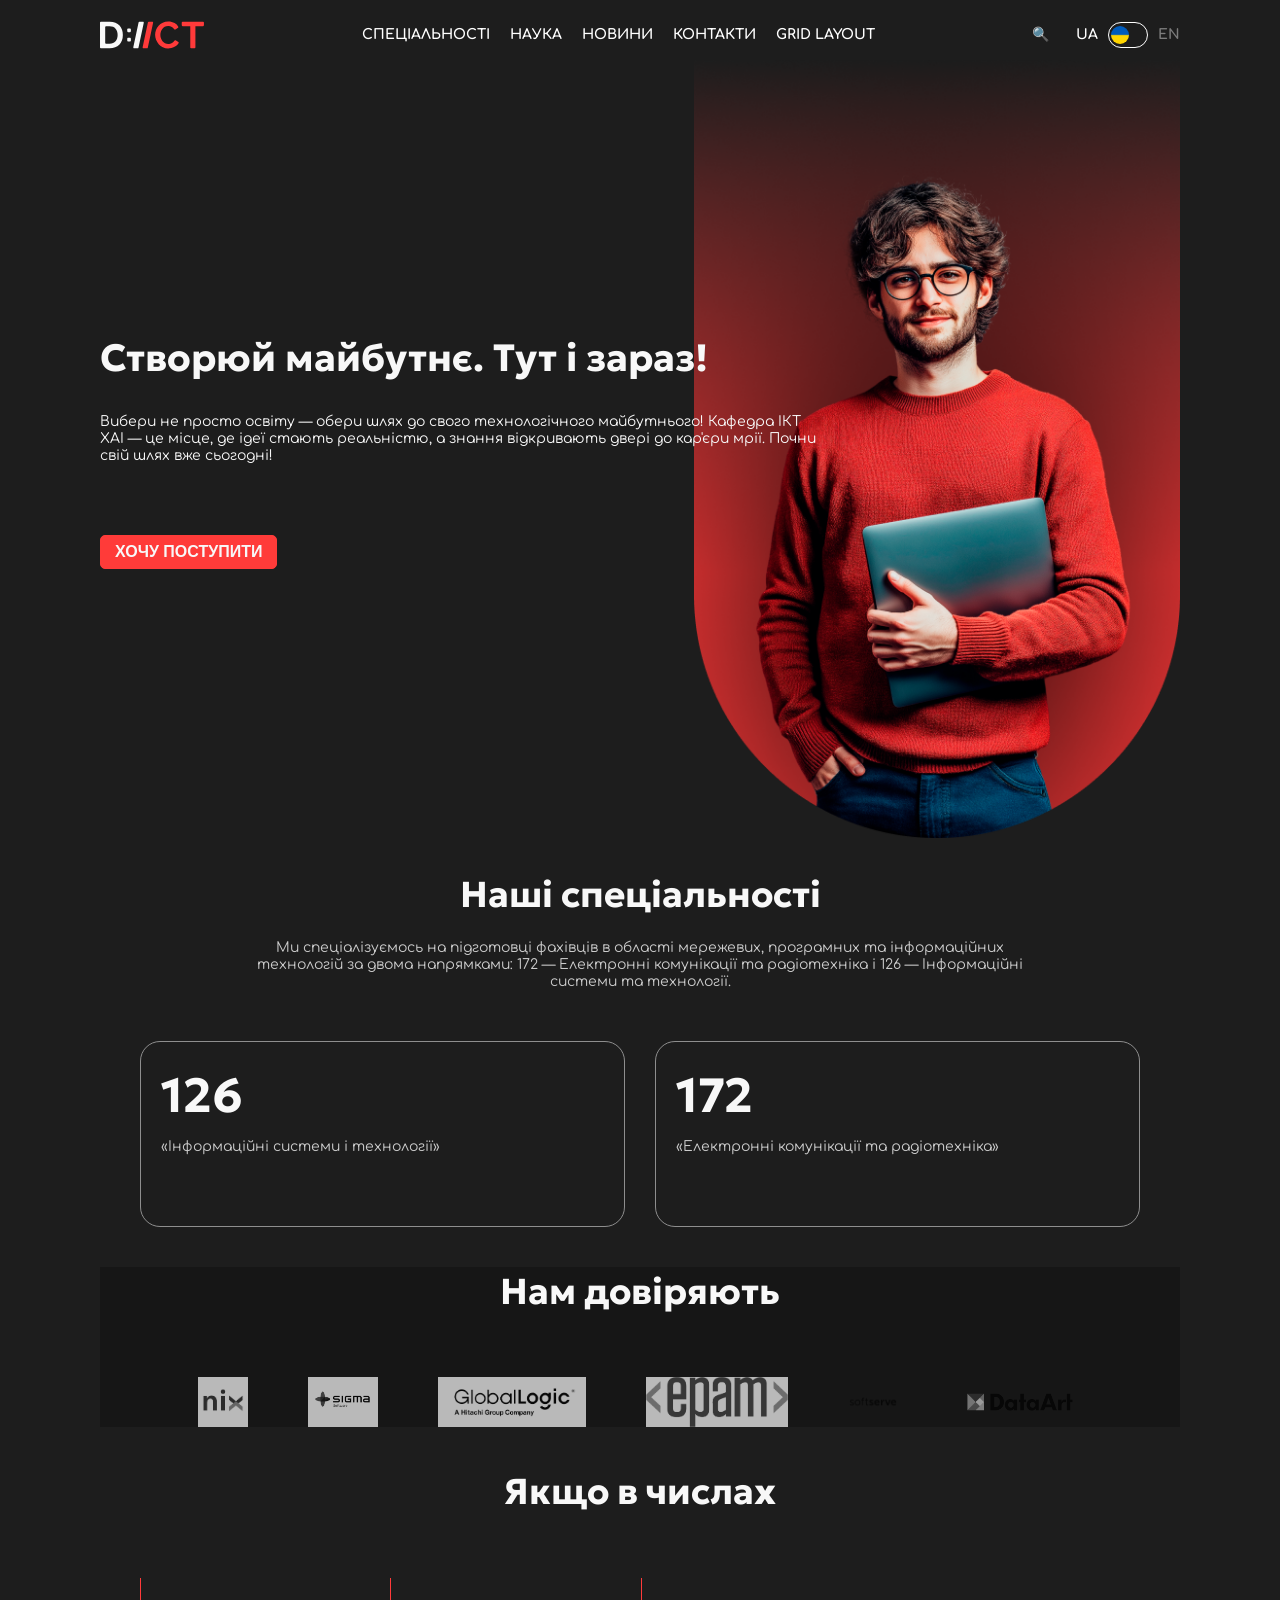
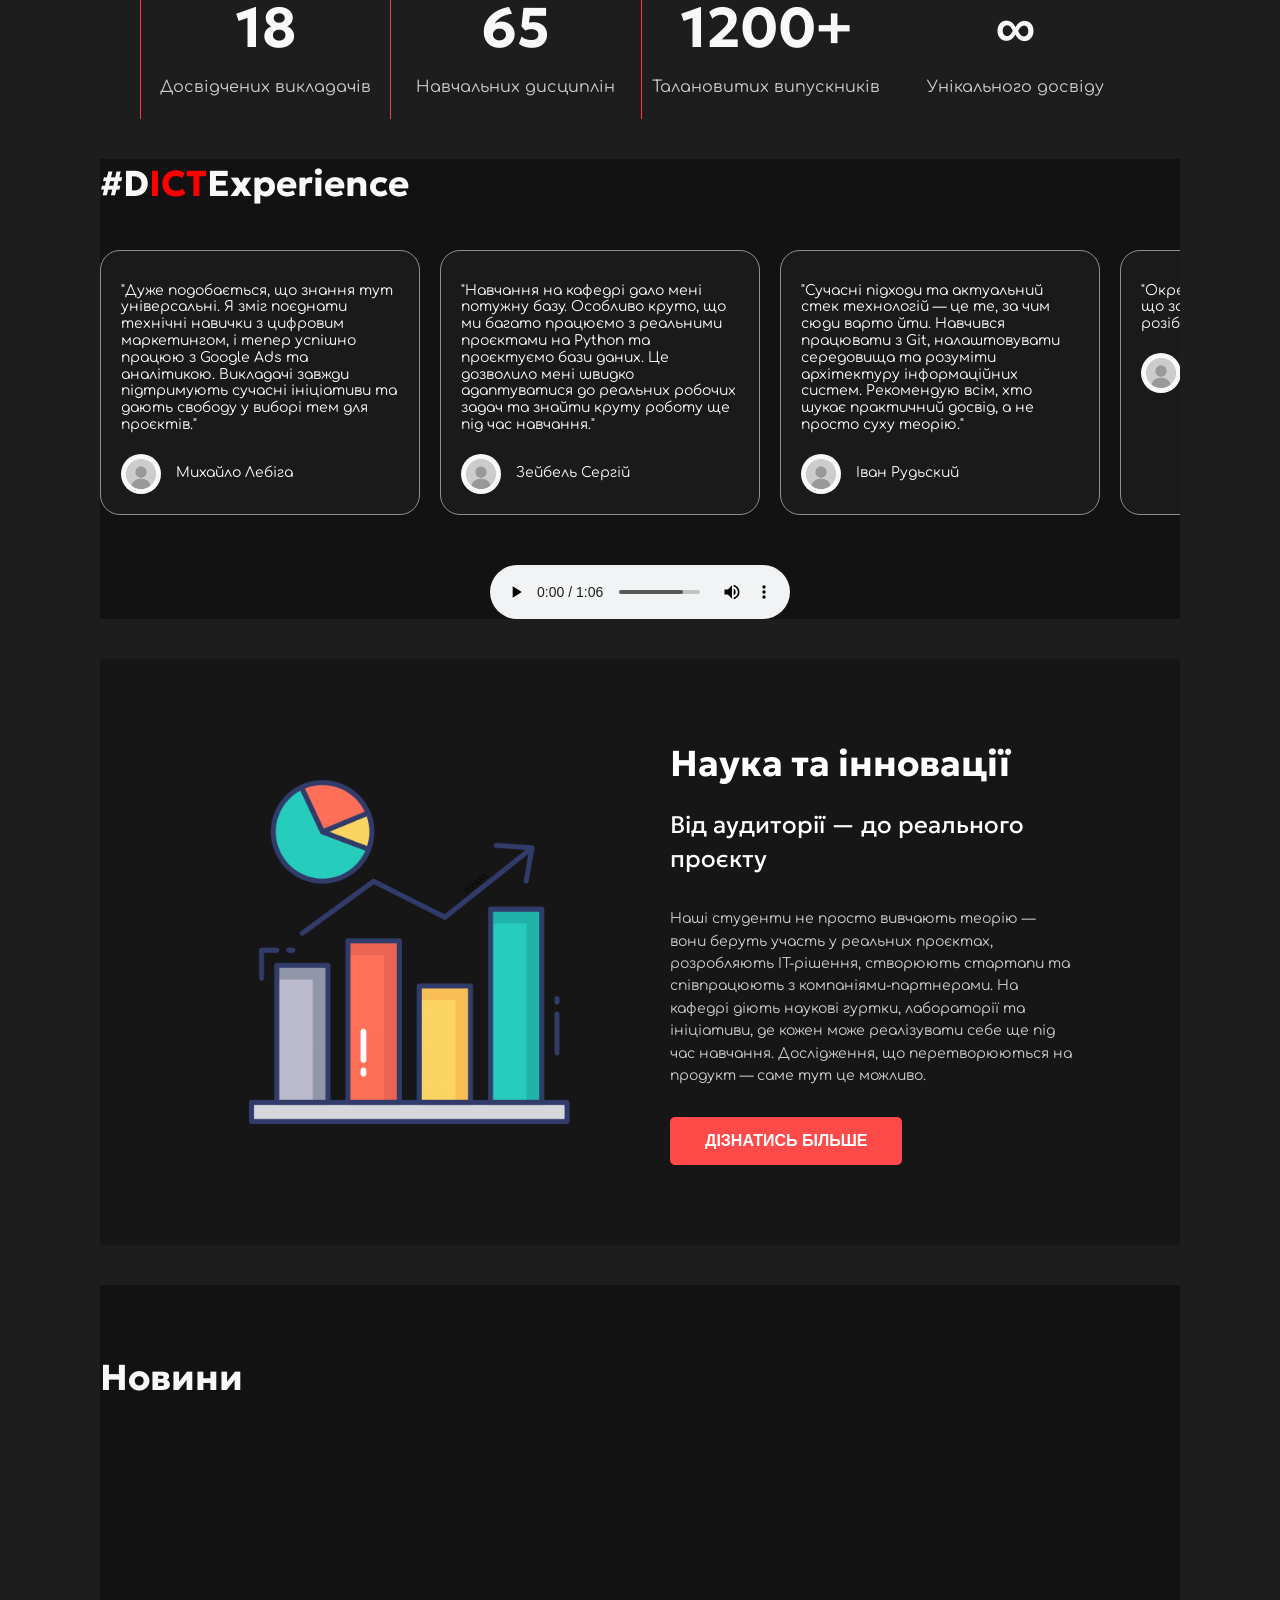
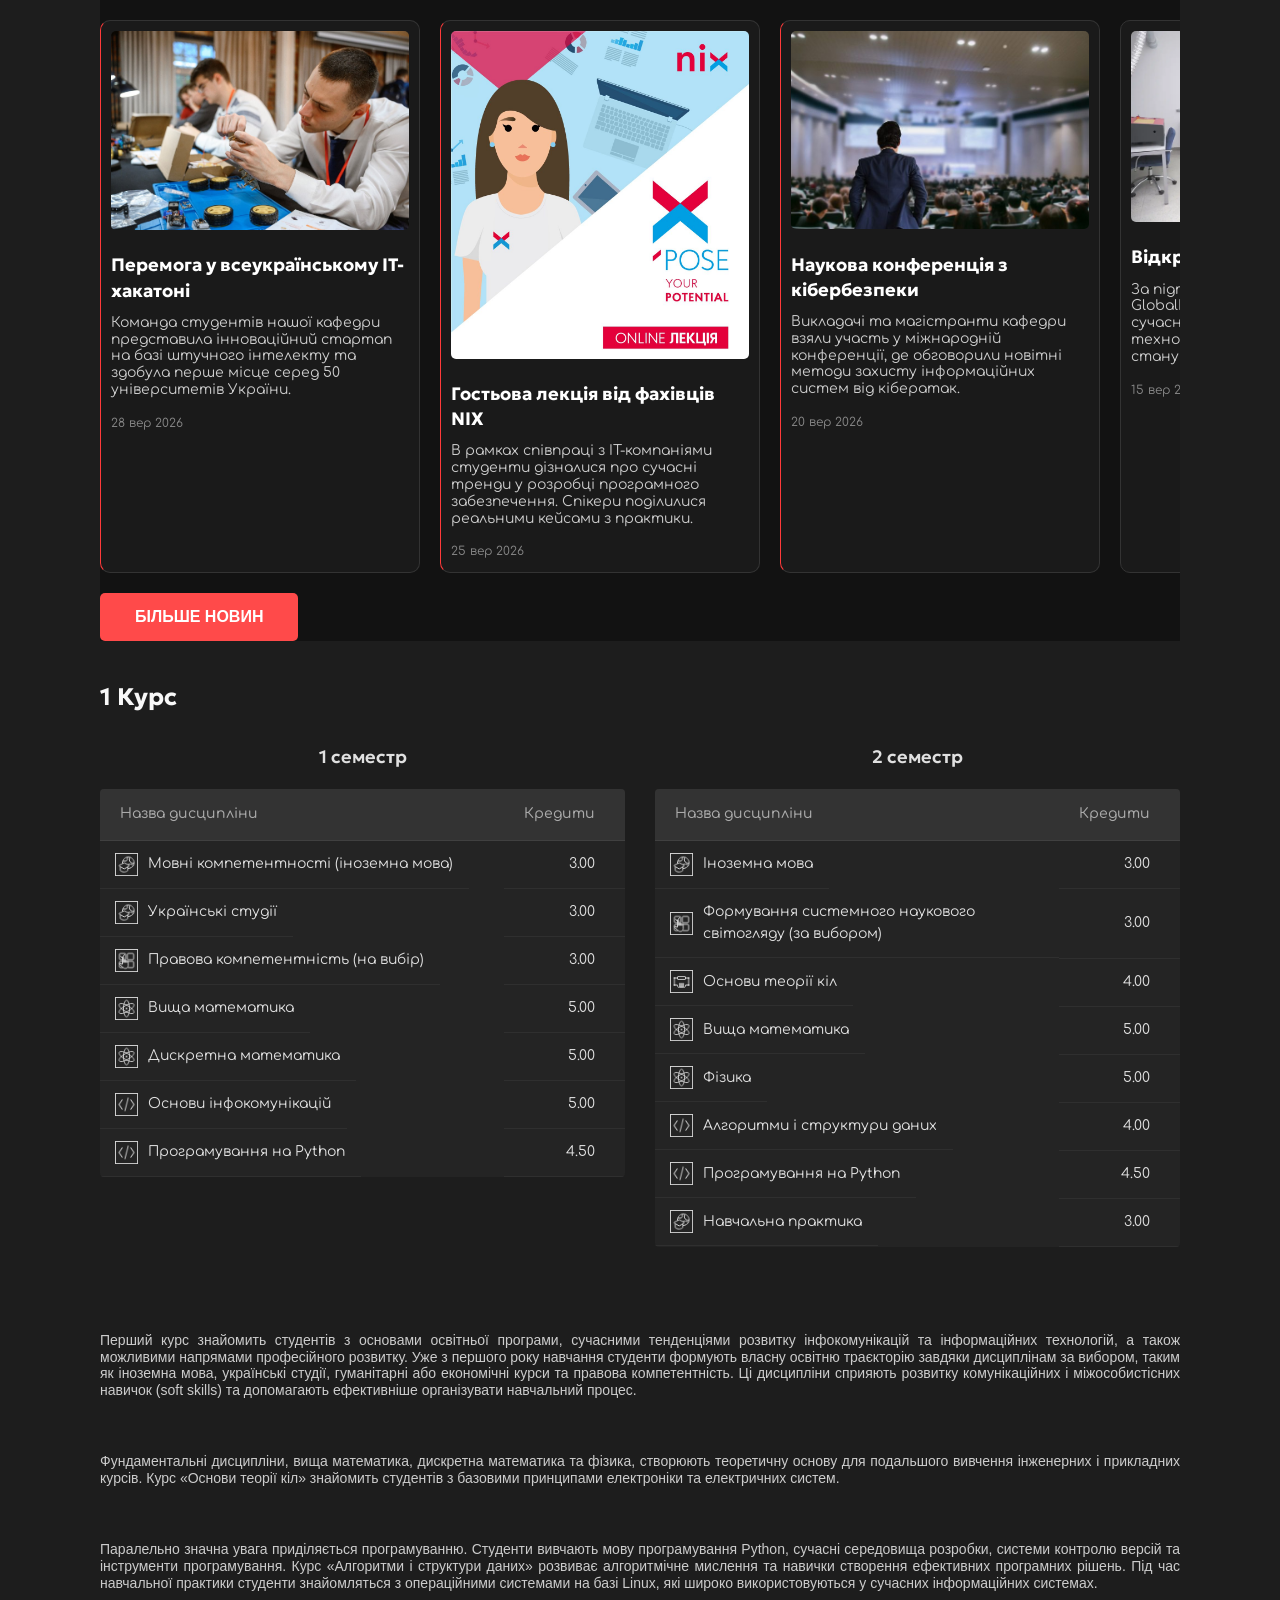
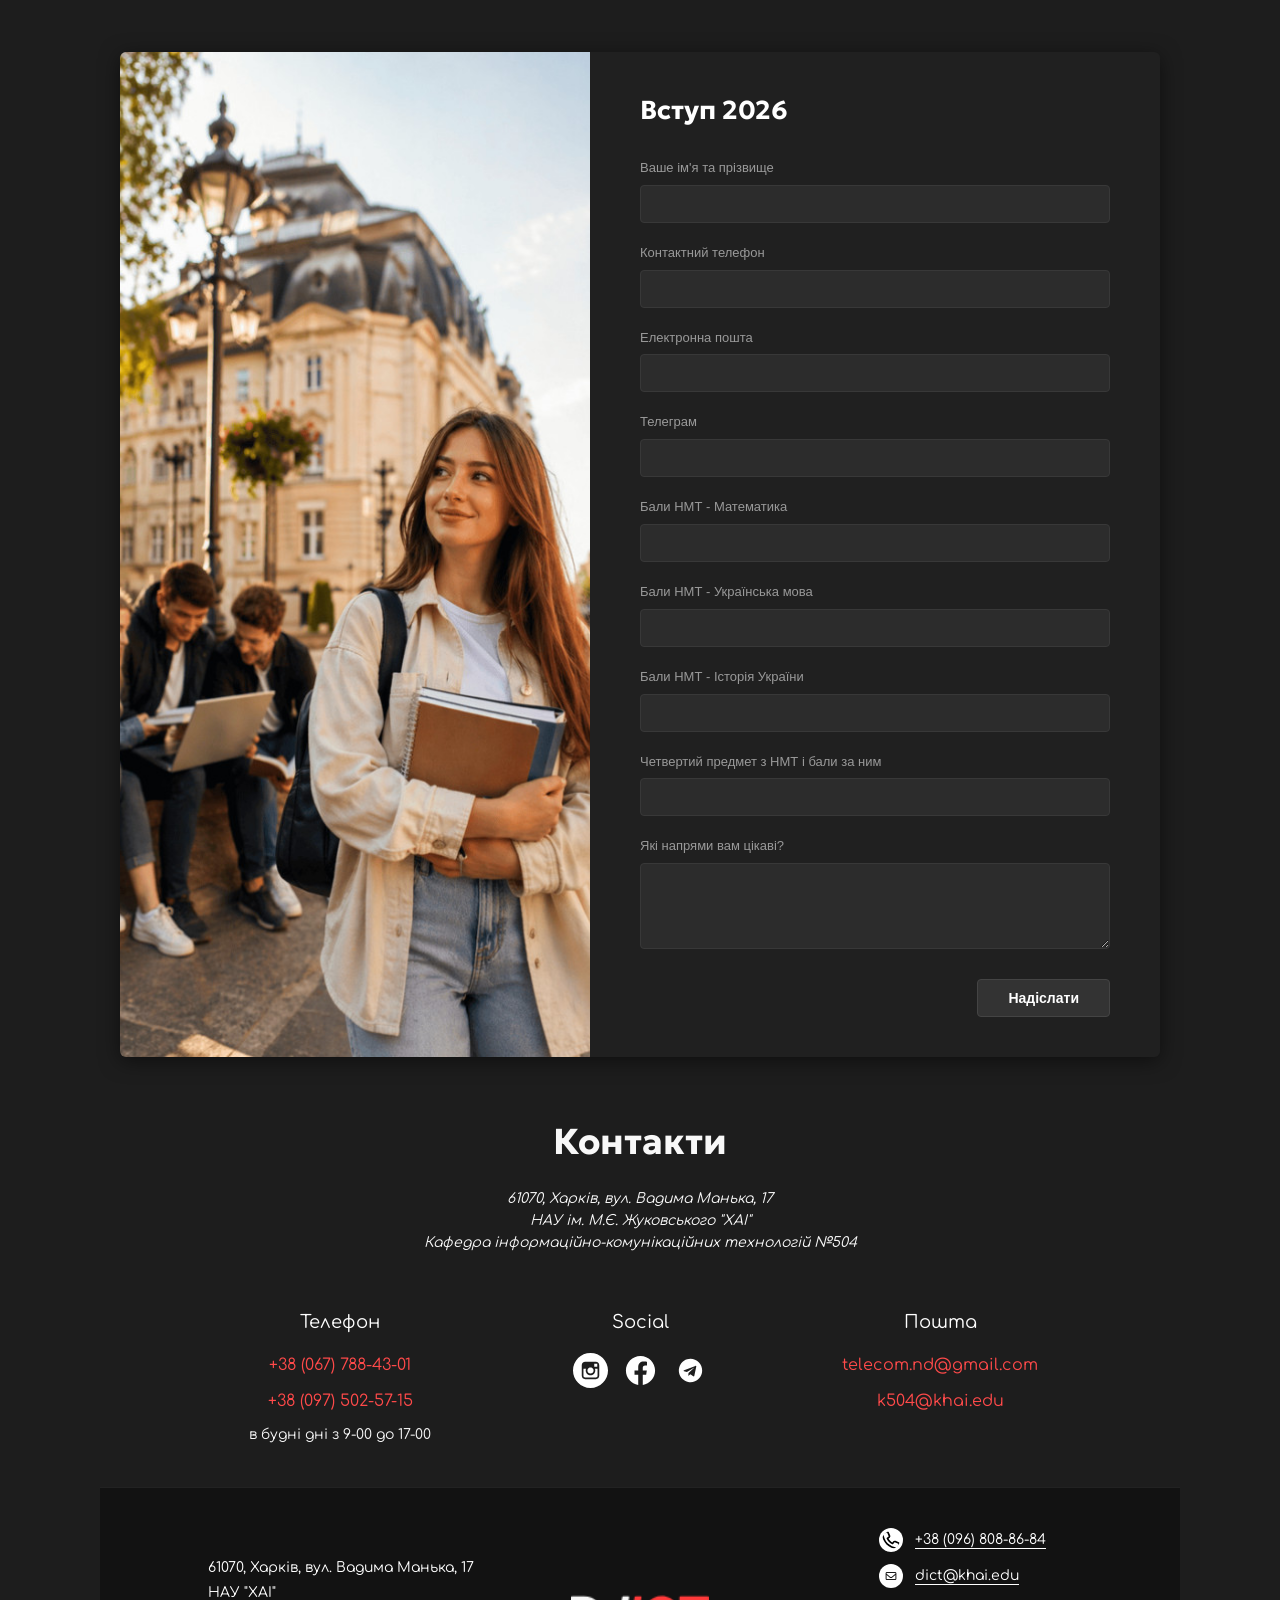
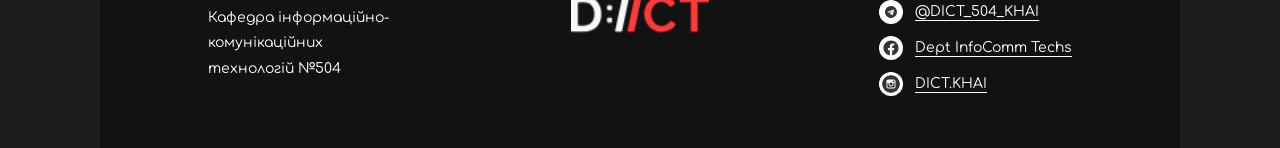
<file: index.html>
<!DOCTYPE html>
<html lang="uk" xmlns="http://www.w3.org/1999/html">
<head>
  <link rel="stylesheet" href="css/main.css">
  <link rel="stylesheet" href="css/style.css">
  <meta charset="UTF-8">
  <meta name="viewport" content="width=device-width, initial-scale=1.0">
  <title>Кафедра ІКТ ХАІ</title>
</head>
<body>

<header>
  <div class="logo">
    <img src="images/logo.png" alt="Логотип кафедри ІКТ" title="Логотип D://CT">
  </div>
  <nav>
    <ul class="main-menu">
      <li><a class="menu-link" href="#specialties">СПЕЦІАЛЬНОСТІ</a></li>
      <li><a class="menu-link" href="#science">НАУКА</a></li>
      <li><a class="menu-link" href="#news">НОВИНИ</a></li>
      <li><a class="menu-link" href="#contacts">КОНТАКТИ</a></li>
      <li><a class="menu-link" href="grid.html">GRID LAYOUT</a></li>
    </ul>
  </nav>
  <div class="search">🔍</div>
  <div class="lang">
    <ul class="lang-wrapper">
      <li class="ua"><a class="is-active" href="#ua">UA</a></li>
      <li class="en"><a href="#en">EN</a></li>
    </ul>
  </div>
</header>

<main>

  <section id="banner">
    <div class="content-wrapper">
      <h1>Створюй майбутнє. Тут і зараз!</h1>
      <div class="description">
        <p>Вибери не просто освіту — обери шлях до свого технологічного майбутнього! Кафедра ІКТ ХАІ — це місце, де ідеї стають реальністю, а знання відкривають двері до кар'єри мрії. Почни свій шлях вже сьогодні!</p>
      </div>
      <button class="button">ХОЧУ ПОСТУПИТИ</button>
    </div>
    <div class="image-wrapper">
      <img src="images/Man.png" alt="Студент з ноутбуком" title="Студент кафедри">
    </div>
  </section>

  <section id="specialties">
    <h2>Наші спеціальності</h2>
    <p>Ми спеціалізуємось на підготовці фахівців в області мережевих, програмних та інформаційних технологій за двома напрямками: 172 — Електронні комунікації та радіотехніка і 126 — Інформаційні системи та технології.</p>
    <div class="cards">
      <article class="card">
        <h3>126</h3>
        <p>«Інформаційні системи і технології»</p>
      </article>
      <article class="card">
        <h3>172</h3>
        <p>«Електронні комунікації та радіотехніка»</p>
      </article>
    </div>
  </section>

  <section id="partners">
    <h2>Нам довіряють</h2>
    <div class="logos">
      <img src="images/nix.jpg" alt="Логотип NIX" title="Компанія NIX">
      <img src="images/sigma.png" alt="Логотип Sigma" title="Компанія Sigma Software">
      <img src="images/globallogic.png" alt="Логотип GlobalLogic" title="Компанія GlobalLogic">
      <img src="images/epam.png" alt="Логотип EPAM" title="Компанія EPAM">
      <img src="images/softserve-logo.png" alt="Логотип SoftServe" title="Компанія SoftServe">
      <img src="images/920-DA-logo-color-rgb.png" alt="Логотип DataArt" title="Компанія DataArt">
    </div>
  </section>

  <section id="numbers">
    <h2>Якщо в числах</h2>
    <div class="stats-container">
      <div class="stat">
        <h3>18</h3>
        <p>Досвідчених викладачів</p>
      </div>
      <div class="stat">
        <h3>65</h3>
        <p>Навчальних дисциплін</p>
      </div>
      <div class="stat">
        <h3>1200+</h3>
        <p>Талановитих випускників</p>
      </div>
      <div class="stat">
        <h3>∞</h3>
        <p>Унікального досвіду</p>
      </div>
    </div>
  </section>


  <section id="reviews">
    <h2> #D<span style="color: red;">ICT</span>Experience</h2>

    <div class="carousel">
      <article class="review-card">
        <p>"Дуже подобається, що знання тут універсальні.
          Я зміг поєднати технічні навички з цифровим маркетингом,
          і тепер успішно працюю з Google Ads та аналітикою.
          Викладачі завжди підтримують сучасні ініціативи
          та дають свободу у виборі тем для проєктів."</p>
        <div class="author">
          <img src="images/avatar1.jpg" alt="Аватар" title="Випускник">
          <span> Михайло Лебіга</span>
        </div>
      </article>

      <article class="review-card">
        <p>"Навчання на кафедрі дало мені потужну базу.
          Особливо круто, що ми багато працюємо з реальними проєктами
          на Python та проєктуємо бази даних.
          Це дозволило мені швидко адаптуватися
          до реальних робочих задач та знайти
          круту роботу ще під час навчання."</p>
        <div class="author">
          <img src="images/avatar1.jpg" alt="Аватар" title="Випускник">
          <span> Зейбель Сергій</span>
        </div>
      </article>

      <article class="review-card">
        <p>"Сучасні підходи та актуальний стек технологій — це те, за чим сюди варто йти.
          Навчився працювати з Git, налаштовувати середовища та розуміти архітектуру
          інформаційних систем. Рекомендую всім, хто шукає практичний досвід,
          а не просто суху теорію."</p>
        <div class="author">
          <img src="images/avatar1.jpg" alt="Аватар" title="Випускник">
          <span> Іван Рудьский </span>
        </div>
      </article>

      <article class="review-card">
        <p>"Окрема подяка викладачам за те, що завжди
          на зв'язку і допомагають розібратися
          зі складним кодом."</p>
        <div class="author">
          <img src="images/avatar1.jpg" alt="Аватар" title="Випускник">
          <span> Інна Шевченко</span>
        </div>
      </article>
    </div>
    <div class="audio-wrapper">
      <audio controls>
        <source src="images/111.mp3" type="audio/mpeg">
      </audio>
    </div>
  </section>


  <section id="science">
    <div class="science-image">
      <img src="images/grafik.png" alt="Графіки досліджень" title="Наука та інновації">
    </div>

    <div class="science-text">
      <h2>Наука та інновації</h2>
      <h3>Від аудиторії — до реального проєкту</h3>
      <p>Наші студенти не просто вивчають теорію — вони беруть участь у реальних проєктах, розробляють ІТ-рішення, створюють стартапи та співпрацюють з компаніями-партнерами. На кафедрі діють наукові гуртки, лабораторії та ініціативи, де кожен може реалізувати себе ще під час навчання. Дослідження, що перетворюються на продукт — саме тут це можливо.</p>
      <button>ДІЗНАТИСЬ БІЛЬШЕ</button>
    </div>
  </section>

  <section id="news">
    <br>
    <br>
    <br>
    <h2>Новини</h2>
    <video autoplay muted loop>
      <source src="images/istockphoto-2156675608-640_adpp_is.mp4" type="video/mp4">
      Ваш браузер не підтримує відеоелемент.
    </video>
    <div class="carousel">
      <article class="news-card">
        <img src="images/111.jpg" alt="Хакатон">
        <h4>Перемога у всеукраїнському ІТ-хакатоні</h4>
        <p>Команда студентів нашої кафедри представила інноваційний стартап на базі штучного інтелекту та здобула перше місце серед 50 університетів України.</p>
        <span class="news-date">28 вер 2026</span>
      </article>

      <article class="news-card">
        <img src="images/222.jpg" alt="Лекція">
        <h4>Гостьова лекція від фахівців NIX</h4>
        <p>В рамках співпраці з ІТ-компаніями студенти дізналися про сучасні тренди у розробці програмного забезпечення. Спікери поділилися реальними кейсами з практики.</p>
        <span class="news-date">25 вер 2026</span>
      </article>

      <article class="news-card">
        <img src="images/333.jpg" alt="Конференція">
        <h4>Наукова конференція з кібербезпеки</h4>
        <p>Викладачі та магістранти кафедри взяли участь у міжнародній конференції, де обговорили новітні методи захисту інформаційних систем від кібератак.</p>
        <span class="news-date">20 вер 2026</span>
      </article>

      <article class="news-card">
        <img src="images/444.webp" alt="Лабораторія">
        <h4>Відкриття нової лабораторії</h4>
        <p>За підтримки наших партнерів з GlobalLogic на кафедрі відкрито сучасну лабораторію мережевих технологій. Практичні заняття стануть ще ефективнішими!</p>
        <span class="news-date">15 вер 2026</span>
      </article>
    </div>
    <button>БІЛЬШЕ НОВИН</button>
  </section>


  <div class="course-container">
    <h2 class="course-title">1 Курс</h2>

    <div class="semesters-wrapper">
      <!-- 1 Семестр -->
      <div class="semester-box">
        <h3 class="semester-title">1 семестр</h3>
        <table class="schedule-table">
          <thead>
          <tr>
            <th>Назва дисципліни</th>
            <th class="col-credits">Кредити</th>
          </tr>
          </thead>
          <tbody>
          <tr>
            <td>
              <span class="icon">
                <img src="images/pravo.png" alt="иконка" class="subject-icon">
              </span> Мовні компетентності (іноземна мова)
            </td>
            <td class="col-credits">3.00</td>
          </tr>
          <tr>
            <td>
              <span class="icon">
               <img src="images/pravo.png" alt="иконка" class="subject-icon">
              </span> Українські студії
            </td>
            <td class="col-credits">3.00</td>
          </tr>
          <tr>
            <td>
              <span class="icon"><img src="images/mova.png" alt="иконка" class="subject-icon"></span> Правова компетентність (на вибір)
            </td>
            <td class="col-credits">3.00</td>
          </tr>
          <tr>
            <td>
              <span class="icon"><img src="images/matem.png" alt="иконка" class="subject-icon"></span> Вища математика
            </td>
            <td class="col-credits">5.00</td>
          </tr>
          <tr>
            <td>
              <span class="icon"><img src="images/matem.png" alt="иконка" class="subject-icon"></span> Дискретна математика
            </td>
            <td class="col-credits">5.00</td>
          </tr>
          <tr>
            <td>
              <span class="icon"><img src="images/pg.png" alt="иконка" class="subject-icon"></span> Основи інфокомунікацій
            </td>
            <td class="col-credits">5.00</td>
          </tr>
          <tr>
            <td>
              <span class="icon"><img src="images/pg.png" alt="иконка" class="subject-icon"></span> Програмування на Python
            </td>
            <td class="col-credits">4.50</td>
          </tr>
          </tbody>
        </table>
      </div>

      <!-- 2 Семестр -->
      <div class="semester-box">
        <h3 class="semester-title">2 семестр</h3>
        <table class="schedule-table">
          <thead>
          <tr>
            <th>Назва дисципліни</th>
            <th class="col-credits">Кредити</th>
          </tr>
          </thead>
          <tbody>
          <tr>
            <td>
              <span class="icon"><img src="images/pravo.png" alt="иконка" class="subject-icon"></span> Іноземна мова
            </td>
            <td class="col-credits">3.00</td>
          </tr>
          <tr>
            <td>
              <span class="icon"><img src="images/mova.png" alt="иконка" class="subject-icon"></span> Формування системного наукового світогляду (за вибором)
            </td>
            <td class="col-credits">3.00</td>
          </tr>
          <tr>
            <td>
              <span class="icon"><img src="images/teor.png" alt="иконка" class="subject-icon"></span> Основи теорії кіл
            </td>
            <td class="col-credits">4.00</td>
          </tr>
          <tr>
            <td>
              <span class="icon"><img src="images/matem.png" alt="иконка" class="subject-icon"></span> Вища математика
            </td>
            <td class="col-credits">5.00</td>
          </tr>
          <tr>
            <td>
              <span class="icon"><img src="images/matem.png" alt="иконка" class="subject-icon"></span> Фізика
            </td>
            <td class="col-credits">5.00</td>
          </tr>
          <tr>
            <td>
              <span class="icon"><img src="images/pg.png" alt="иконка" class="subject-icon"></span> Алгоритми і структури даних
            </td>
            <td class="col-credits">4.00</td>
          </tr>
          <tr>
            <td>
              <span class="icon"><img src="images/pg.png" alt="иконка" class="subject-icon"></span> Програмування на Python
            </td>
            <td class="col-credits">4.50</td>
          </tr>
          <tr>
            <td>
              <span class="icon"><img src="images/pravo.png" alt="иконка" class="subject-icon"></span> Навчальна практика
            </td>
            <td class="col-credits">3.00</td>
          </tr>
          </tbody>
        </table>


      </div>
    </div>
  </div>
  <br>
  <br>
  <div class="course-description">
  <p> Перший курс знайомить студентів з основами освітньої програми,
    сучасними тенденціями розвитку інфокомунікацій та інформаційних технологій,
    а також можливими напрямами професійного розвитку. Уже з першого року
    навчання студенти формують власну освітню траєкторію завдяки
    дисциплінам за вибором, таким як іноземна мова, українські студії,
    гуманітарні або економічні курси та правова компетентність.
    Ці дисципліни сприяють розвитку комунікаційних і міжособистісних
    навичок (soft skills) та допомагають ефективніше організувати
    навчальний процес.
  </p>
  <br>
  <p> Фундаментальні дисципліни, вища математика, дискретна математика
    та фізика, створюють теоретичну основу для подальшого вивчення
    інженерних і прикладних курсів. Курс «Основи теорії кіл»
    знайомить студентів з базовими принципами електроніки та електричних систем.
  </p>
  <br>
  <p>Паралельно значна увага приділяється програмуванню.
    Студенти вивчають мову програмування Python,
    сучасні середовища розробки, системи контролю версій та
    інструменти програмування. Курс «Алгоритми і структури даних»
    розвиває алгоритмічне мислення та навички створення ефективних
    програмних рішень. Під час навчальної практики студенти знайомляться
    з операційними системами на базі Linux, які широко використовуються
    у сучасних інформаційних системах.
  </p>
  </div>


  <section class="feedback-section">
    <div class="feedback-container">
      <!-- Левая часть с картинкой -->
      <div class="feedback-image-side">
        <img src="images/vstup.jpg" alt="Вступ" class="feedback-img">
      </div>

      <!-- Правая часть с формой -->
      <div class="feedback-form-side">
        <h2 class="form-main-title">Вступ 2026</h2>

        <form class="feedback-form">
          <div class="form-group">
            <label>Ваше ім'я та прізвище</label>
            <input type="text" placeholder="" required>
          </div>

          <div class="form-group">
            <label>Контактний телефон</label>
            <input type="tel" placeholder="" required>
          </div>

          <div class="form-group">
            <label>Електронна пошта</label>
            <input type="email" placeholder="" required>
          </div>

          <div class="form-group">
            <label>Телеграм</label>
            <input type="text" placeholder="">
          </div>

          <div class="form-group">
            <label>Бали НМТ - Математика</label>
            <input type="text" placeholder="">
          </div>

          <div class="form-group">
            <label>Бали НМТ - Українська мова</label>
            <input type="text" placeholder="">
          </div>

          <div class="form-group">
            <label>Бали НМТ - Історія України</label>
            <input type="text" placeholder="">
          </div>

          <div class="form-group">
            <label>Четвертий предмет з НМТ і бали за ним</label>
            <input type="text" placeholder="">
          </div>

          <div class="form-group">
            <label>Які напрями вам цікаві?</label>
            <textarea rows="4" placeholder=""></textarea>
          </div>

          <button type="submit" class="submit-btn">Надіслати</button>
        </form>
      </div>
    </div>
  </section>



  <section id="contacts">
    <h2>Контакти</h2>
    <address>
      61070, Харків, вул. Вадима Манька, 17<br>
      НАУ ім. М.Є. Жуковського "ХАІ"<br>
      Кафедра інформаційно-комунікаційних технологій №504
    </address>
    <br>
    <br>
    <div class="contact-details">
      <div class="phone">
        <p>Телефон</p>
        <a href="tel:+380677884301">+38 (067) 788-43-01</a><br>
        <a href="tel:+380975025715">+38 (097) 502-57-15</a><br>
        <span>в будні дні з 9-00 до 17-00</span>
      </div>

      <div class="social">
        <p>Social</p>
        <div class="social-icons">
        <a href="https://www.instagram.com/dict.khai/?hl=uk"><img src="images/inst.svg" alt="Instagram"></a>
        <a href="https://www.facebook.com/dept.khai.7"><img src="images/meta.svg" alt="Facebook"></a>
        <a href="https://t.me/dict_504_khai"><img src="images/tg.svg" alt="Telegram"></a>
      </div>
      </div>
      <div class="email">
        <p>Пошта</p>
        <a href="mailto:telecom.nd@gmail.com">telecom.nd@gmail.com</a><br>
        <a href="mailto:k504@khai.edu">k504@khai.edu</a>
      </div>
    </div>
  </section>
</main>

<footer>
  <div class="footer-content">

    <!-- Ліва колонка: Адреса -->
    <div class="footer-address">
      <p>
        61070, Харків, вул. Вадима Манька, 17<br>
        НАУ "ХАІ"<br>
        Кафедра інформаційно-комунікаційних<br>
        технологій №504
      </p>
    </div>

    <div class="footer-logo">

      <img src="images/logo.png" alt="Логотип D://CT">
    </div>

    <div class="footer-contacts">
      <ul>
        <li><img src="images/phone1.svg" alt="Телефон"> <a href="tel:+380968088684">+38 (096) 808-86-84</a></li>
        <li><img src="images/email.svg" alt="Пошта"> <a href="mailto:dict@khai.edu">dict@khai.edu</a></li>
        <li><img src="images/tg1.svg" alt="Telegram"> <a href="https://t.me/dict_504_khai">@DICT_504_KHAI</a></li>
        <li><img src="images/meta1.svg" alt="Facebook"> <a href="https://www.facebook.com/dept.khai.7">Dept InfoComm Techs</a></li>
        <li><img src="images/inst1.svg" alt="Instagram"> <a href="https://www.instagram.com/dict.khai/?hl=uk">DICT.KHAI</a></li>
      </ul>
    </div>

  </div>
</footer>

</body>
</html>
</file>
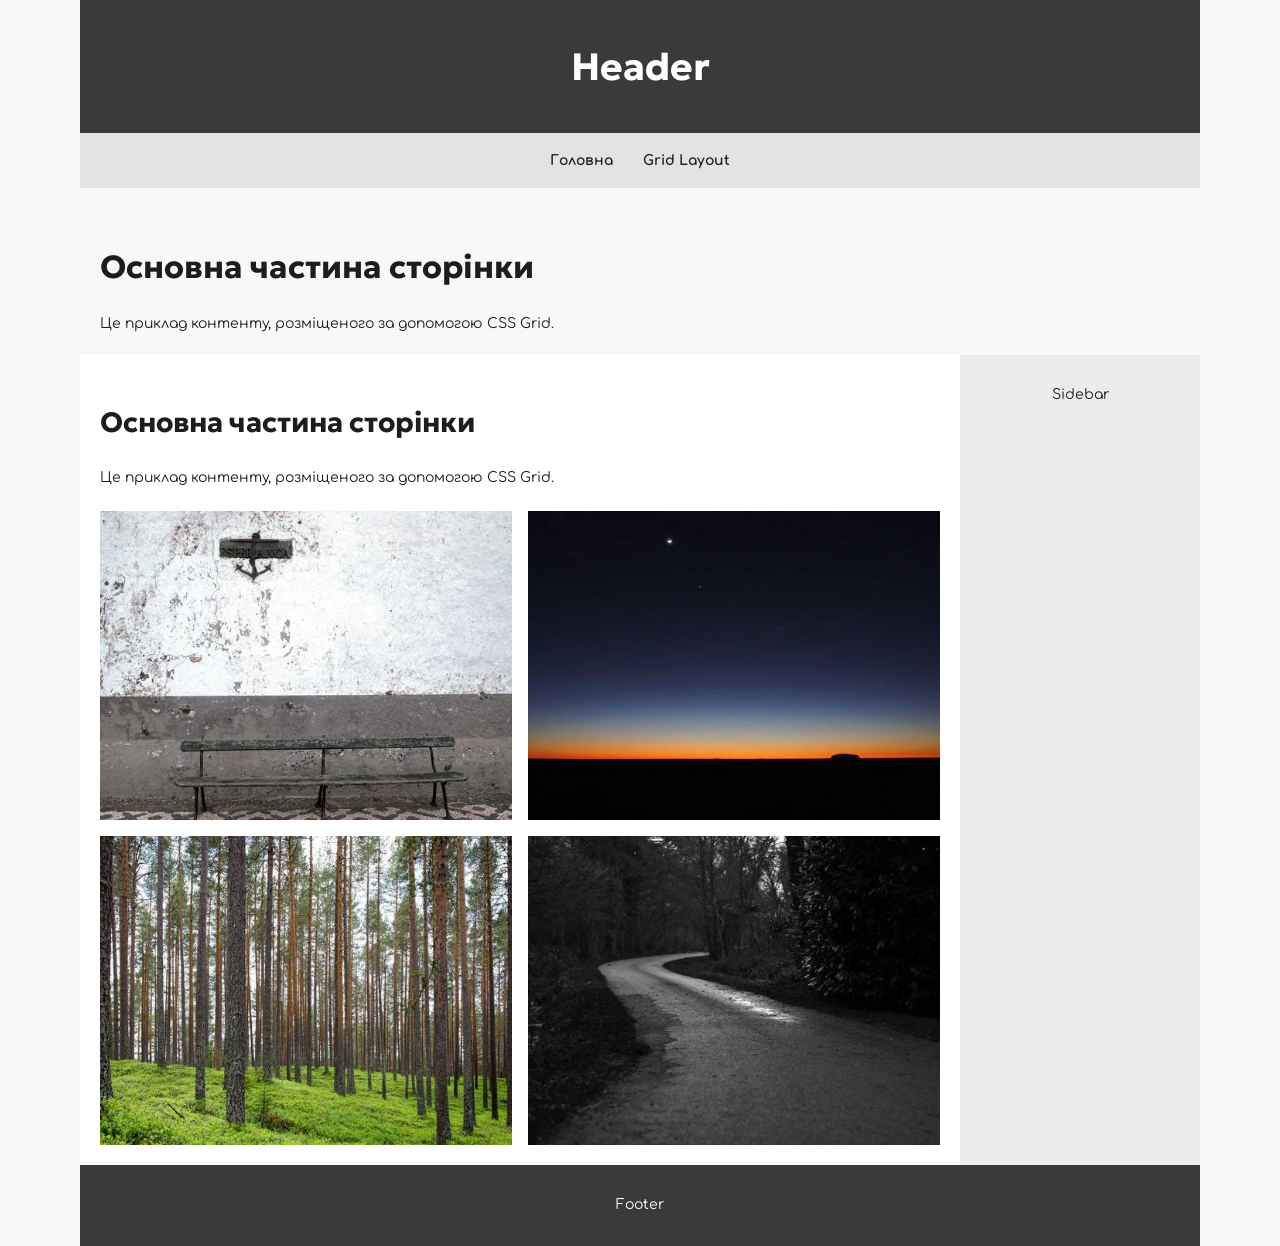
<file: grid.html>
<!DOCTYPE html>
<html lang="uk" data-theme="light">
<head>
    <meta charset="UTF-8">
    <meta name="viewport" content="width=device-width, initial-scale=1.0">
    <title>Grid Layout — Кафедра ІКТ ХАІ</title>
    <link rel="stylesheet" href="css/main.css">
</head>
<body class="grid-layout">

<div class="page">
    <header class="page-header">
        <h1>Header</h1>
    </header>

    <nav class="page-nav">
        <ul>
            <li><a href="index.html">Головна</a></li>
            <li><a href="grid.html">Grid Layout</a></li>
        </ul>
    </nav>

    <section class="intro">
        <h2>Основна частина сторінки</h2>
        <p>Це приклад контенту, розміщеного за допомогою CSS Grid.</p>
    </section>

    <main class="content">
        <h3>Основна частина сторінки</h3>
        <p>Це приклад контенту, розміщеного за допомогою CSS Grid.</p>

        <div class="gallery">
            <img src="images/gallery/1.jpg" alt="Зображення 1">
            <img src="images/gallery/2.jpg" alt="Зображення 2">
            <img src="images/gallery/3.jpg" alt="Зображення 3">
            <img src="images/gallery/4.jpg" alt="Зображення 4">
        </div>
    </main>

    <aside class="sidebar">
        <p>Sidebar</p>
    </aside>

    <footer class="page-footer">
        <p>Footer</p>
    </footer>
</div>

</body>
</html>
</file>
<file: css/main.css>
@import url("https://fonts.googleapis.com/css2?family=Comfortaa:wght@300..700&family=Geologica:wght@100..900&display=swap");
:root {
  --primary-color: #1d1d1d;
  --primary-text-color: #f8f8f8;
  --red-color: #ff3b39;
  --red-hover-color: #ff1a18;
  --grey-color: #7c7c7c;
  --silver-color: #bfbfbf;
}

[data-theme=light] {
  --primary-color: #f8f8f8;
  --primary-text-color: #1d1d1d;
  --red-color: #ff3b39;
  --red-hover-color: #ff1a18;
  --grey-color: #7c7c7c;
  --silver-color: #bfbfbf;
}

body {
  font-size: 14px;
  font-family: "Comfortaa", sans-serif;
  color: var(--primary-text-color);
}

h1, h2, h3, h4, h5, h6,
.h1, .h2, .h3, .h4, .h5, .h6 {
  line-height: 1.4;
  font-weight: 700;
  font-family: "Geologica", sans-serif;
}

h1, .h1 {
  font-size: 38px;
}

h2, .h2 {
  font-size: 32px;
}

h3, .h3 {
  font-size: 28px;
}

h4, .h4 {
  font-size: 24px;
}

h5, .h5 {
  font-size: 18px;
}

h6, .h6 {
  font-size: 16px;
}

.p, p {
  font-size: 14px;
  line-height: 1.2;
  margin: 12px 0;
}

.small, small {
  font-size: 12px;
  line-height: 1.2;
}

.scc_large-text,
.large {
  font-size: 16px;
  line-height: 1.4;
}

a {
  color: var(--red-color);
  font-weight: 400;
  text-decoration: underline;
}
a:active, a:hover, a:focus {
  text-decoration: none;
}

strong {
  font-weight: 700;
}

em {
  font-style: italic;
}

body {
  background: var(--primary-color);
  color: var(--primary-text-color);
  max-width: 80em;
  margin: 0 auto;
  padding: 0 20px;
}

a {
  color: var(--red-color);
}

.button {
  background: var(--red-color);
  color: var(--primary-text-color);
  width: fit-content;
  padding: 7px 14px;
  border-radius: 5px;
  margin: 40px 0;
  border: 1px solid var(--red-color);
}
.button p {
  margin: 0;
}
.button:hover {
  background: var(--red-hover-color);
  border-color: var(--red-hover-color);
}
.button:focus {
  background: var(--primary-color);
}

header {
  padding: 20px 0;
  display: flex;
  flex-direction: row;
  flex-wrap: wrap;
  gap: 20px;
  align-items: center;
}
header .logo {
  width: 104px;
}
header .logo img {
  display: block;
  width: 100%;
}
header nav {
  width: calc(100% - 292px);
}
header nav .main-menu {
  margin: 0;
  padding: 0;
  list-style: none;
  display: flex;
  flex-direction: row;
  flex-wrap: wrap;
  gap: 20px;
  justify-content: center;
  font-weight: bold;
}
header nav .main-menu .menu-link {
  text-decoration: none;
  color: #ffffff;
  text-transform: uppercase;
  font-weight: bold;
}
header .search {
  width: 24px;
  margin-left: auto;
}
header .lang {
  width: 104px;
}
header .lang .lang-wrapper {
  list-style: none;
  margin: 0;
  padding: 0;
  display: flex;
  align-items: center;
  justify-content: space-between;
  gap: 10px;
}
header .lang .lang-wrapper::before {
  content: "";
  display: block;
  width: 38px;
  height: 24px;
  border-radius: 100px;
  border: 1px solid #ffffff;
  order: 2;
}
header .lang .lang-wrapper li {
  font-size: 14px;
  font-weight: bold;
  line-height: 24px;
  color: #7c7c7c;
  position: relative;
}
header .lang .lang-wrapper li a {
  text-decoration: none;
  color: #7c7c7c;
  display: inline-block;
  font-size: 14px;
  font-weight: bold;
  line-height: 24px;
}
header .lang .lang-wrapper li a.is-active {
  color: #ffffff;
}
header .lang .lang-wrapper li.ua {
  order: 1;
}
header .lang .lang-wrapper li.ua a::after {
  content: "";
  display: none;
  width: 18px;
  height: 18px;
  border-radius: 50%;
  background: url("../images/uk.png");
  background-size: 18px 18px;
  position: absolute;
  top: 3px;
  right: -31px;
}
header .lang .lang-wrapper li.ua a.is-active::after {
  display: block;
}
header .lang .lang-wrapper li.en {
  order: 3;
}
header .lang .lang-wrapper li.en a::before {
  content: "";
  display: none;
  width: 18px;
  height: 18px;
  border-radius: 50%;
  background: url("../images/en.png") no-repeat;
  background-size: 18px 18px;
  position: absolute;
  top: 3px;
  left: -31px;
}
header .lang .lang-wrapper li.en a.is-active::before {
  display: block;
}

#banner {
  position: relative;
  height: 720px;
  display: flex;
  align-items: center;
}
#banner .content-wrapper {
  width: 67%;
  display: flex;
  flex-direction: column;
  gap: 30px;
  position: relative;
  z-index: 9;
}
#banner .content-wrapper h1 {
  margin: 0;
}
#banner .content-wrapper .description p {
  margin: 0;
}
#banner .content-wrapper .button {
  text-decoration: none;
  cursor: pointer;
}
#banner .image-wrapper {
  position: absolute;
  top: -50px;
  right: 0;
  max-width: 45%;
}
#banner .image-wrapper img {
  display: block;
  max-width: 100%;
  height: auto;
}

#feedbacks .cards-wrapper .card {
  padding: 20px;
  border-radius: 20px;
  border: 1px solid #7c7c7c;
}

#in-numbers .cards-wrapper .card {
  padding: 10px;
  border-right: 1px solid #ff3b39;
}
#in-numbers .cards-wrapper .card:last-child {
  border-right: none;
}

#news .news-cards .news-card {
  border-right: 1px solid #ff3b39;
}
#news .news-cards .news-card:last-child {
  border-right: none;
}
#news .news-cards .news-card .content-wrapper {
  padding: 10px;
}

#specialties .cards-wrapper .card {
  padding: 20px;
  border-radius: 20px;
  border: 1px solid #7c7c7c;
}

.grid-layout {
  max-width: none;
  margin: 0;
  padding: 0;
}
.grid-layout .page {
  max-width: 80em;
  margin: 0 auto;
  display: grid;
  grid-template-columns: 1fr 240px;
  grid-template-areas: "header header" "nav    nav" "intro  intro" "main   sidebar" "footer footer";
}
.grid-layout .page-header,
.grid-layout .page-footer {
  display: block;
  padding: 40px 20px;
  background: #3a3a3a;
  color: #ffffff;
  text-align: center;
}
.grid-layout .page-header h1,
.grid-layout .page-footer h1 {
  margin: 0;
}
.grid-layout .page-header {
  grid-area: header;
}
.grid-layout .page-nav {
  grid-area: nav;
  background: #e3e3e3;
  padding: 20px;
}
.grid-layout .page-nav ul {
  list-style: none;
  margin: 0;
  padding: 0;
  display: flex;
  justify-content: center;
  gap: 30px;
}
.grid-layout .page-nav a {
  color: #1d1d1d;
  font-weight: 700;
  text-decoration: none;
}
.grid-layout .page-nav a:hover {
  color: var(--red-color);
}
.grid-layout .intro {
  grid-area: intro;
  padding: 30px 20px 10px;
}
.grid-layout .content {
  grid-area: main;
  background: #ffffff;
  color: #1d1d1d;
  padding: 20px;
}
.grid-layout .sidebar {
  grid-area: sidebar;
  background: #ececec;
  color: #1d1d1d;
  padding: 20px;
  text-align: center;
}
.grid-layout .page-footer {
  grid-area: footer;
  padding: 20px;
}
.grid-layout .gallery {
  display: grid;
  grid-template-columns: repeat(2, 1fr);
  gap: 16px;
  margin-top: 24px;
}
.grid-layout .gallery img {
  display: block;
  width: 100%;
  aspect-ratio: 4/3;
  object-fit: cover;
}
@media (max-width: 48em) {
  .grid-layout .page {
    grid-template-columns: 1fr;
    grid-template-areas: "header" "nav" "intro" "main" "sidebar" "footer";
  }
}

/*# sourceMappingURL=main.css.map */
</file>
<file: css/style.css>
* {
    box-sizing: border-box;
    margin: 0;
    padding: 0;
}

.container {
    max-width: 80em;
    margin: 0 auto;
    padding-left: 16px;
    padding-right: 16px;
}

body {
    line-height: 1.6;
}

a {
    color: #ffffff;
    text-decoration: none;
    transition: color 0.3s ease;
}

section {
    padding: 0;
    margin: 40px 0;
}

h2 {
    font-size: 36px;
    margin-bottom: 20px;
    font-weight: 700;
}

/* Кнопки */
button {
    background-color: #ff4a4a;
    color: white;
    border: none;
    padding: 15px 35px;
    font-size: 16px;
    font-weight: bold;
    cursor: pointer;
    border-radius: 5px;
    transition: background 0.3s;
}

button:hover {
    background-color: #ff2a2a;
}

/* =========================================
   1. Банер сайту
========================================= */
/* =========================================
   2. Розділ "Наші спеціальності"
========================================= */
#specialties {
    text-align: center;
    display: flex;
    flex-direction: column;
    align-items: center;
}

#specialties p {
    max-width: 800px;
    margin: 0 auto 50px auto;
    color: #cccccc;
}

#specialties .cards {
    display: grid;
    grid-template-columns: repeat(2, 1fr);
    gap: 30px;
    width: 100%;
    max-width: 1000px;
}

#specialties .card {
    background-color: transparent;
    border: 1px solid #8E8E8E;
    padding: 20px;
    border-radius: 20px;
    text-align: left;
    transition: transform 0.3s, border-color 0.3s;
}

#specialties .card:hover {
    transform: translateY(-5px);
    border-color: #777;
}

#specialties .card h3 {
    font-size: 48px;
    margin: 0 0 10px 0;
}

/* =========================================
   3. Розділ "Якщо в числах"
========================================= */
#numbers {
    text-align: center;
    display: flex;
    flex-direction: column;
    align-items: center;
}

#numbers .stats-container {
    display: flex;
    justify-content: space-between;
    width: 100%;
    max-width: 1000px;
    margin-top: 40px;
}

#numbers .stat {
    flex: 1;
    padding: 10px;
    border-left: 1px solid #FF3A3A;
    border-right: none;
}
#numbers .stat:last-child {
    border-left: none;
}

#numbers .stat h3 {
    font-size: 56px;
    margin: 0 0 10px 0;
    font-weight: bold;
}

#numbers .stat p {
    font-size: 16px;
    color: #cccccc;
}

/* =========================================
   4. Розділ "Нам довіряють" (Логотипи)
========================================= */
#partners {
    text-align: center;
    display: flex;
    flex-direction: column;
    align-items: center;
    background-color: #161616;
}

.logos {
    display: flex;
    flex-wrap: wrap;
    justify-content: center;
    align-items: center;
    gap: 40px 60px;
    max-width: 900px;
    margin: 40px auto 0 auto;
}

.logos img {
    max-height: 50px;
    filter: grayscale(100%) opacity(70%); /* Робить логотипи сірими */
    transition: filter 0.3s;
}

.logos img:hover {
    filter: grayscale(0%) opacity(100%); /* При наведенні повертається колір */
}

.audio-wrapper {
    display: flex;
    justify-content: center; /* Центрує елемент по горизонталі */
    margin: 30px 0; /* Додає відступи зверху і знизу */
    width: 100%;
}

/* =========================================
   5. Відгуки (#DICTExperience) та Новини
========================================= */
#reviews, #news {
    background-color: #121212;
}

.carousel {
    display: flex;
    gap: 20px;
    overflow-x: auto;
    padding: 20px 0;
    margin-top: 20px;
}

.review-card, .news-card {
    background-color: #1a1a1a;
    padding: 20px;
    border-radius: 20px;
    min-width: 320px;
    border: 1px solid #8E8E8E;
}

.review-card .author {
    display: flex;
    align-items: center;
    gap: 15px;
    margin-top: 20px;
}

.review-card .author img {
    width: 40px;
    height: 40px;
    border-radius: 50%;
}

.news-card {
    background-color: #1a1a1a;
    padding: 10px;
    border-radius: 10px;
    min-width: 320px;
    border: 1px solid #333;
}
.news-card:not(:last-child) {
    border-left: 1px solid #FF3A3A;
}

.news-card img {
    width: 100%;
    border-radius: 5px;
    margin-bottom: 15px;
}
.news-card h4 {
    color: #ffffff;
    font-size: 18px;
    margin-bottom: 10px;
}

.news-card p {
    color: #cccccc;
    font-size: 14px;
    margin-bottom: 15px;
}

.news-card .news-date {
    font-size: 12px;
    color: #888888;
    display: block;
}
/* =========================================
   6. Наука та інновації
========================================= */
/* Налаштування головного контейнера секції */
#science {
    display: flex;
    align-items: center; /* Вирівнювання колонок по вертикалі по центру */
    justify-content: space-between;
    gap: 60px; /* Відстань між картинкою та текстом */
    background-color: #161616; /* Темний фон */
    padding: 80px 10%;
}

/* Ліва колонка з картинкою */
.science-image {
    flex: 1; /* Займає половину простору */
    display: flex;
    justify-content: center;
}

.science-image img {
    max-width: 100%;
    height: auto;
    border-radius: 10px;
}

/* Права колонка з текстом */
.science-text {
    flex: 1; /* Займає іншу половину простору */
    display: flex;
    flex-direction: column; /* Елементи йдуть один під одним */
    align-items: flex-start; /* Вирівнювання всього блоку по лівому краю */
    text-align: left; /* Вирівнювання тексту по лівому краю */
}

/* Стилізація заголовків та тексту */
.science-text h2 {
    font-size: 36px;
    margin-bottom: 20px;
    color: #ffffff;
}

.science-text h3 {
    font-size: 24px;
    margin-bottom: 20px;
    color: #ffffff;
    font-weight: normal;
}

.science-text p {
    color: #cccccc;
    margin-bottom: 30px;
    line-height: 1.6;
}

/* Стилізація кнопки */
.science-text button {
    background-color: #ff4a4a;
    color: white;
    border: none;
    padding: 15px 35px;
    font-size: 16px;
    font-weight: bold;
    cursor: pointer;
    border-radius: 5px;
    transition: background 0.3s;
}

.science-text button:hover {
    background-color: #ff2a2a;
}

/* =========================================
   7. Контакти
========================================= */
#contacts {
    text-align: center;
}
/* Основний контейнер контактів */
.contact-details {
    display: flex;
    justify-content: space-between;
    max-width: 900px;
    margin: 0 auto;
}

/* Робимо так, щоб текст всередині кожної з трьох колонок був по центру */
.contact-details .phone,
.contact-details .social,
.contact-details .email {
    flex: 1; /* Колонки займають однакову ширину */
    text-align: center; /* Центрує текст: "Телефон", номери, "Social" тощо */
}

/* Стилі для заголовків колонок */
.contact-details p {
    margin-bottom: 20px;
    font-size: 18px;
    color: #ffffff;
}

/* Стилі для посилань (номери, пошта) */
.contact-details a {
    color: #ff4a4a;
    display: inline-block;
    margin-bottom: 10px;
    font-size: 16px;
    text-decoration: none;
}

.contact-details .schedule {
    color: #cccccc;
    font-size: 14px;
}

/* Розташування іконок соцмереж у рядок по центру */
.social-icons {
    display: flex;
    justify-content: center;
    gap: 15px; /* Відстань між іконками */
}

/* Розмір іконок */
.social-icons img {
    width: 35px;
    height: 35px;
    transition: transform 0.3s ease;
}

/* Ефект збільшення іконки при наведенні (за бажанням) */
.social-icons img:hover {
    transform: scale(1.1);
}

/* =========================================
   8. Підвал сайту (Footer)
========================================= */
footer {
    background-color: #121212;
    padding: 40px 10%;
    border-top: 1px solid #222;
}

.footer-content {
    display: flex;
    justify-content: space-between;
    align-items: center; /* Вирівнює всі три блоки по центру відносно висоти */
    gap: 20px;
}

/* Ліва колонка (Адреса) */
.footer-address {
    flex: 1;
    text-align: left;
}

.footer-address p {
    color: #ffffff;
    font-size: 14px;
    line-height: 1.8; /* Робить міжрядковий інтервал як на макеті */
}

/* Центральна колонка (Логотип) */
.footer-logo {
    flex: 1;
    text-align: center;
}

.footer-logo img {
    height: 40px; /* Регулюйте розмір логотипу під ваш файл */
}

/* Права колонка (Контакти) */
.footer-contacts {
    flex: 1;
    display: flex;
    justify-content: flex-end; /* Притискає весь блок до правого краю */
}

.footer-contacts ul {
    list-style: none;
    text-align: left; /* Текст самих посилань вирівнюється по лівому краю */
}

.footer-contacts li {
    margin-bottom: 12px;
    display: flex;
    align-items: center;
    gap: 12px; /* Відстань між іконкою та текстом */
    font-size: 14px;
    font-weight: bold;
}

/* Налаштування маленьких круглих іконок */
.footer-contacts img {
    width: 24px;
    height: 24px;
    border-radius: 50%;
    background-color: #ffffff; /* Якщо іконки прозорі з чорним малюнком, вони отримають біле тло */
    padding: 3px; /* Забезпечує білу рамку навколо малюнка, як на зразку */
}

.footer-contacts a {
    color: #ffffff;
    text-decoration: underline; /* Додає підкреслення тексту, як на скріншоті */
    text-underline-offset: 4px; /* Трохи опускає лінію підкреслення */
}

.footer-contacts a:hover {
    color: #ff4a4a; /* Зміна кольору при наведенні */
}



.course-container {
    max-width: 1200px;
    margin: 0 auto;
}

.course-title {
    font-size: 24px;
    font-weight: 700;
    margin-bottom: 30px;
}

.semesters-wrapper {
    display: flex;
    gap: 30px;
    flex-wrap: wrap;
}

.semester-box {
    flex: 1;
    min-width: 450px;
}

.semester-title {
    text-align: center;
    font-size: 18px;
    font-weight: 600;
    margin-bottom: 20px;
    color: #e0e0e0;
}

.schedule-table {
    width: 100%;
    border-collapse: collapse;
    background-color: #242424;
    border-radius: 4px;
    overflow: hidden;
}
.schedule-table th {
    background-color: #333333;
    color: #aaaaaa;
    font-weight: 500;
    font-size: 14px;
    text-align: left;
    padding: 14px 20px;
    border-bottom: 1px solid #404040;
}
.schedule-table th.col-credits,
.schedule-table td.col-credits {
    text-align: right;
    padding-right: 30px;
    width: 100px;
}
.schedule-table td {
    padding: 12px 16px;
    font-size: 14px;
    color: #e0e0e0;
    border-bottom: 1px solid #2f2f2f;
    vertical-align: middle;
}

.schedule-table td:first-child {
    display: inline-flex;
    align-items: center;
    gap: 12px;
}

.col-credits {
    text-align: right;
    width: 100px;
}


.icon {
    display: inline-flex;
    align-items: center;
    justify-content: center;
    width: 20px;
    flex-shrink: 0;
    font-size: 14px;
    opacity: 0.85;
}
.subject-icon {
    width: 23px;
    height: 23px;
    object-fit: contain;
}

.schedule-table th.col-credits,
.schedule-table td.col-credits {
    text-align: right;
    width: 100px;
}
@media (max-width: 900px) {
    .semesters-wrapper {
        flex-direction: column;
    }
    .semester-box {
        min-width: 100%;
    }
}

.course-description {
    max-width: 1200px;
    margin: 40px auto 0 auto;
    font-family: -apple-system, BlinkMacSystemFont, "Segoe UI", Roboto, Helvetica, Arial, sans-serif;
    color: #cccccc;
    font-size: 14px;
    line-height: 1.6;
}

.course-description p {
    margin-bottom: 20px;
    text-align: justify;
}


.feedback-section {
    max-width: 1200px;
    margin: 60px auto;
    padding: 0 20px;
    font-family: -apple-system, BlinkMacSystemFont, "Segoe UI", Roboto, Helvetica, Arial, sans-serif;
}

.feedback-container {
    display: flex;
    background-color: #1a1a1a;
    border-radius: 6px;
    overflow: hidden;
    box-shadow: 0 4px 20px rgba(0, 0, 0, 0.5);
}

/* Левая сторона с картинкой */
.feedback-image-side {
    flex: 1;
    min-height: 500px;
}

.feedback-img {
    width: 100%;
    height: 100%;
    object-fit: cover;
    display: block;
}

/* Правая сторона с формой */
.feedback-form-side {
    flex: 1;
    background-color: #202020;
    padding: 40px 50px;
}

.form-main-title {
    font-size: 26px;
    font-weight: 700;
    color: #ffffff;
    margin-bottom: 30px;
}

.feedback-form {
    display: flex;
    flex-direction: column;
    gap: 20px;
}

.form-group {
    display: flex;
    flex-direction: column;
    gap: 6px;
}

.form-group label {
    font-size: 13px;
    color: #999999;
}

.form-group input,
.form-group textarea {
    background-color: #2c2c2c;
    border: 1px solid #383838;
    border-radius: 4px;
    padding: 10px 14px;
    color: #ffffff;
    font-size: 14px;
    outline: none;
    transition: border-color 0.2s;
}

.form-group input:focus,
.form-group textarea:focus {
    border-color: #666666;
}

.form-group textarea {
    resize: vertical;
}

/* Кнопка отправки */
.submit-btn {
    align-self: flex-end;
    background-color: #333333;
    color: #ffffff;
    border: 1px solid #444444;
    padding: 10px 30px;
    border-radius: 4px;
    font-size: 14px;
    cursor: pointer;
    transition: background-color 0.2s;
    margin-top: 10px;
}

.submit-btn:hover {
    background-color: #444444;
}

/* Адаптивность для мобильных устройств */
@media (max-width: 900px) {
    .feedback-container {
        flex-direction: column;
    }
    .feedback-image-side {
        min-height: 250px;
    }
    .feedback-form-side {
        padding: 30px 20px;
    }
}
</file>
